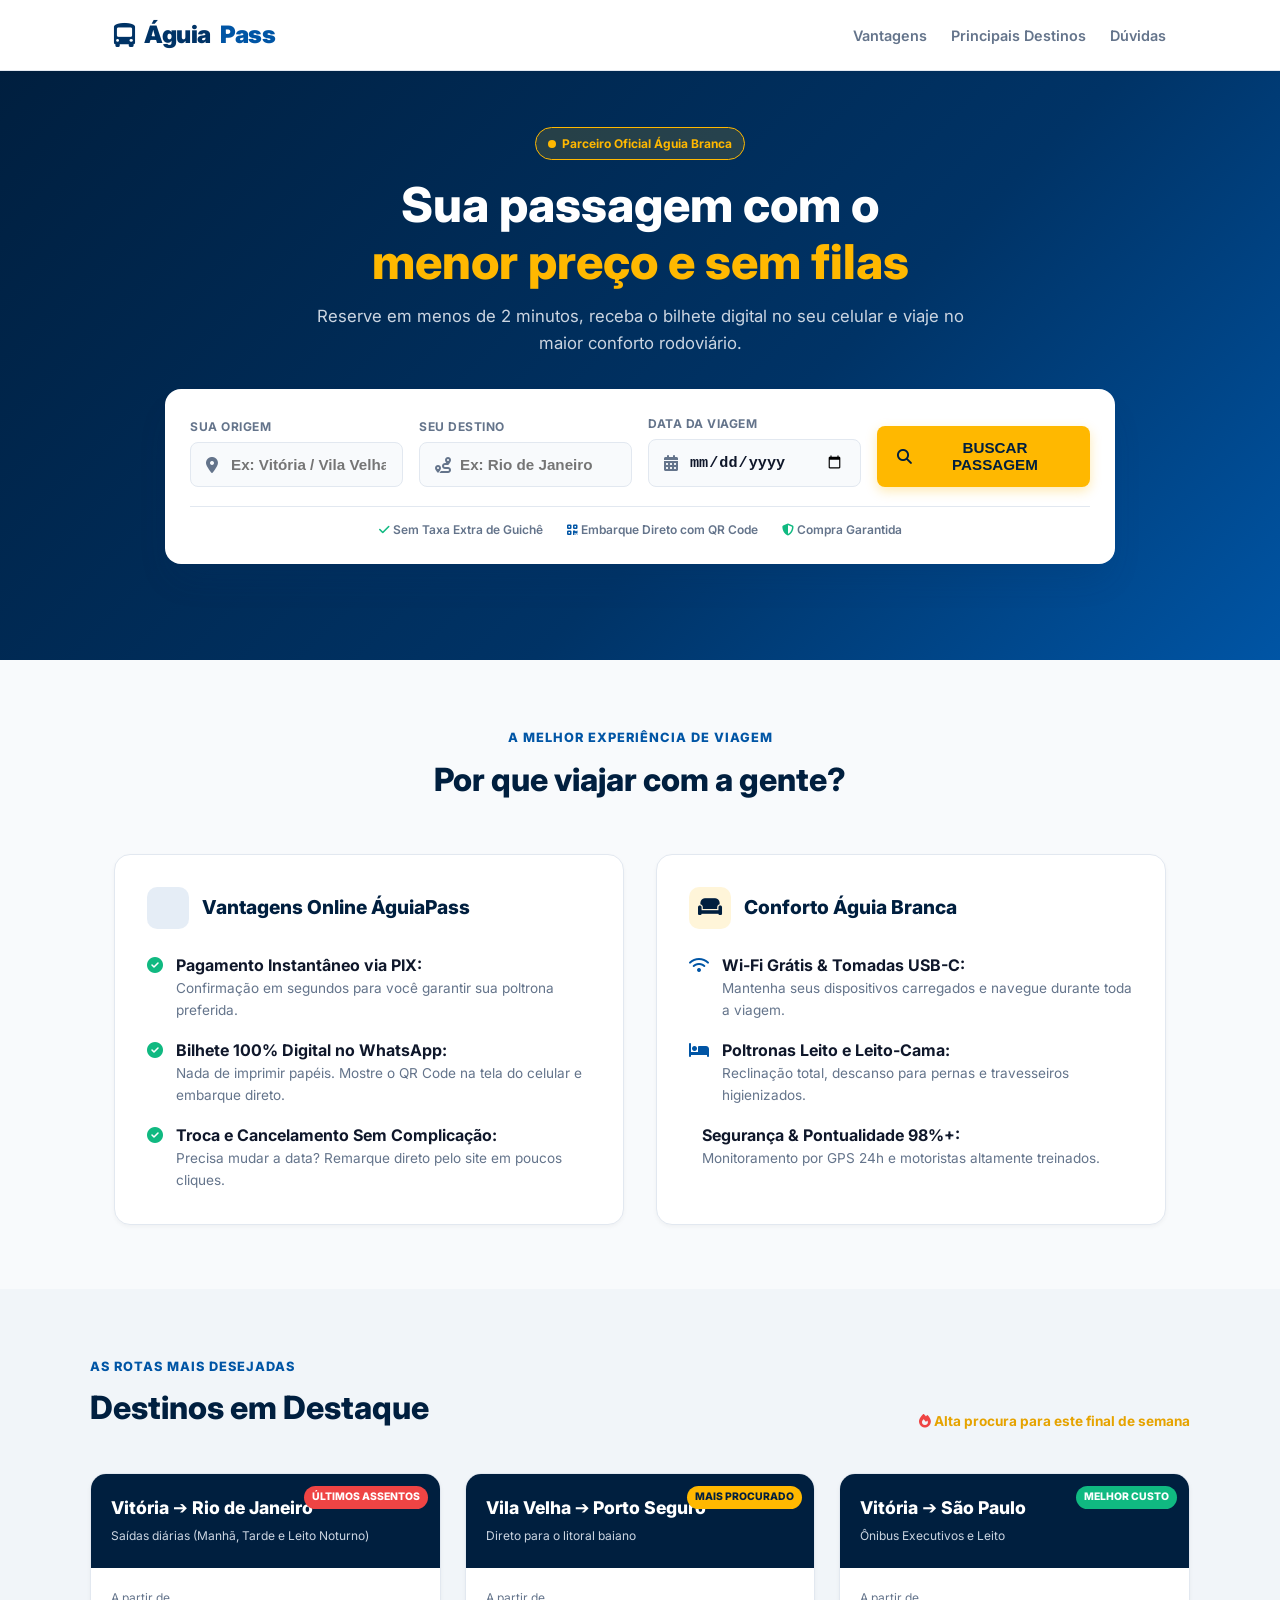
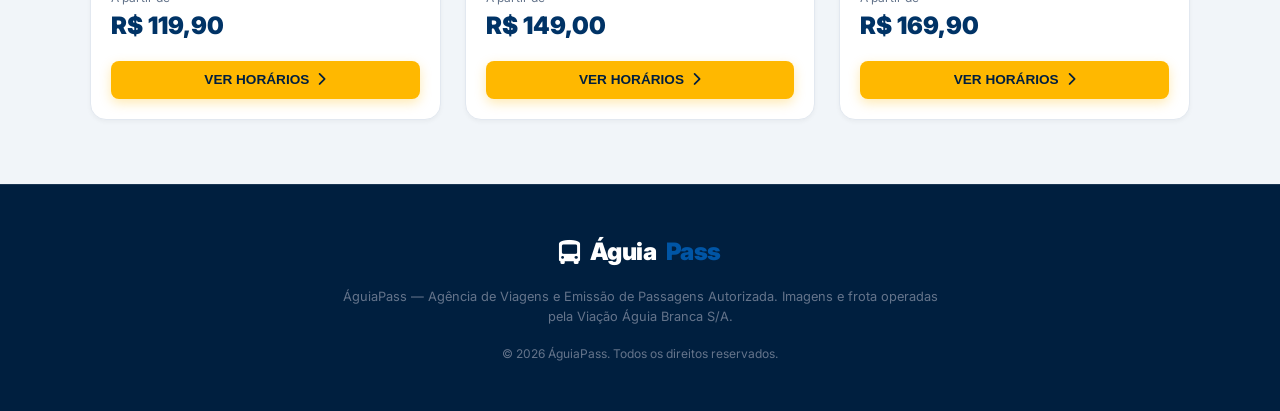
<file: Aguia branca/index.html>
<!DOCTYPE html>
<html lang="pt-BR">
<head>
    <meta charset="UTF-8">
    <meta name="viewport" content="width=device-width, initial-scale=1.0">
    <title>ÁguiaPass | Passagens de Ônibus Águia Branca</title>
    <link rel="stylesheet" href="">
    <!-- CSS Customizado -->
    <link rel="stylesheet" href="style.css">
    
    <!-- Font Awesome & Google Fonts -->
    <link rel="stylesheet" href="https://cdnjs.cloudflare.com/ajax/libs/font-awesome/6.4.0/css/all.min.css">
    <link href="https://fonts.googleapis.com/css2?family=Inter:wght@400;600;700;800;900&display=swap" rel="stylesheet">
</head>
<body>

    <!-- 1. NAVBAR -->
    <header class="navbar">
        <div class="navbar-container">
            <a href="#" class="brand-logo">
                <i class="fa-solid fa-bus-simple"></i>
                Águia<span>Pass</span>
            </a>
            <nav style="display: flex; gap: 1.5rem; font-weight: 600; font-size: 0.9rem; color: var(--text-muted);">
                <a href="#vantagens">Vantagens</a>
                <a href="#destinos">Principais Destinos</a>
                <a href="#faq">Dúvidas</a>
            </nav>
        </div>
    </header>

    <!-- 2. HERO SECTION + BUSCADOR PRINCIPAL -->
    <section class="hero">
        <div class="hero-content">
            <span class="pulse-badge" style="background: rgba(255,184,0,0.15); color: var(--accent); border: 1px solid var(--accent); margin-bottom: 1rem;">
                <span class="pulse-dot" style="background: var(--accent);"></span> Parceiro Oficial Águia Branca
            </span>
            <h1 class="hero-title">
                Sua passagem com o <br><span>menor preço e sem filas</span>
            </h1>
            <p class="hero-subtitle">
                Reserve em menos de 2 minutos, receba o bilhete digital no seu celular e viaje no maior conforto rodoviário.
            </p>
        </div>

        <!-- Card de Busca -->
        <div class="search-card">
            <form id="searchForm" class="search-form">
                <div class="input-group">
                    <label for="origem">Sua Origem</label>
                    <div class="input-wrapper">
                        <i class="fa-solid fa-location-dot"></i>
                        <input type="text" id="origem" placeholder="Ex: Vitória / Vila Velha" required>
                    </div>
                </div>

                <div class="input-group">
                    <label for="destino">Seu Destino</label>
                    <div class="input-wrapper">
                        <i class="fa-solid fa-route"></i>
                        <input type="text" id="destino" placeholder="Ex: Rio de Janeiro" required>
                    </div>
                </div>

                <div class="input-group">
                    <label for="dataViagem">Data da Viagem</label>
                    <div class="input-wrapper">
                        <i class="fa-solid fa-calendar-days"></i>
                        <input type="date" id="dataViagem" required>
                    </div>
                </div>

                <button type="submit" class="btn-primary">
                    <i class="fa-solid fa-magnifying-glass"></i>
                    <span>BUSCAR PASSAGEM</span>
                </button>
            </form>

            <div style="display: flex; justify-content: center; gap: 1.5rem; font-size: 0.75rem; font-weight: 600; color: var(--text-muted); margin-top: 1.2rem; border-top: 1px solid var(--border); padding-top: 0.8rem; flex-wrap: wrap;">
                <span><i class="fa-solid fa-check text-success" style="color: #10B981;"></i> Sem Taxa Extra de Guichê</span>
                <span><i class="fa-solid fa-qrcode" style="color: var(--primary-light);"></i> Embarque Direto com QR Code</span>
                <span><i class="fa-solid fa-shield-halved" style="color: #10B981;"></i> Compra Garantida</span>
            </div>
        </div>
    </section>

    <!-- 3. SELETOR DE POLTRONAS INTERATIVO (REVELADO APÓS BUSCA) -->
    <section id="seatPickerSection" class="seat-picker-section" style="display: none;">
        <h3 style="text-align: center; font-size: 1.4rem; font-weight: 800; color: var(--primary-dark);">
            Escolha as suas poltronas
        </h3>
        <p style="text-align: center; font-size: 0.85rem; color: var(--text-muted); margin-top: 0.2rem;">
            Clique nas poltronas verdes para selecionar
        </p>

        <!-- Layout do Ônibus -->
        <div class="bus-layout">
            <div class="bus-steering-wheel">
                <i class="fa-solid fa-steering-wheel" title="Frente do Ônibus / Motorista"></i> 🚌
            </div>
            
            <div id="busGrid" class="bus-grid">
                <!-- Gerado Dinamicamente via script.js -->
            </div>
        </div>

        <!-- Legenda -->
        <div class="seat-legend">
            <div class="legend-item"><div class="legend-box" style="background: var(--seat-free);"></div> Livre</div>
            <div class="legend-item"><div class="legend-box" style="background: var(--seat-selected);"></div> Sua Escolha</div>
            <div class="legend-item"><div class="legend-box" style="background: var(--seat-occupied);"></div> Ocupada</div>
        </div>

        <!-- Resumo da Seleção e Checkout -->
        <div style="background: #F1F5F9; border-radius: var(--radius-sm); padding: 1.2rem; margin-top: 1.5rem; display: flex; justify-content: space-between; align-items: center; flex-wrap: wrap; gap: 1rem;">
            <div>
                <span style="font-size: 0.8rem; color: var(--text-muted); display: block;">Poltronas selecionadas (<span id="selectedSeatsCount">0</span>):</span>
                <strong id="selectedSeatsList" style="font-size: 1rem; color: var(--primary-dark);">Nenhuma</strong>
            </div>
            <div>
                <span style="font-size: 0.8rem; color: var(--text-muted); display: block;">Valor Total:</span>
                <strong id="totalPrice" style="font-size: 1.4rem; color: #10B981;">R$ 0,00</strong>
            </div>
            <button id="btnCheckout" class="btn-primary" disabled style="width: 100%; margin-top: 0.5rem; opacity: 0.5; cursor: not-allowed;">
                GARANTIR MINHA RESERVA <i class="fa-solid fa-arrow-right"></i>
            </button>
        </div>
    </section>

    <!-- 4. SEÇÃO DE VANTAGENS -->
    <section id="vantagens" style="max-width: 1100px; margin: 4rem auto; padding: 0 1.5rem;">
        <div style="text-align: center; margin-bottom: 3rem;">
            <span style="color: var(--primary-light); font-weight: 800; font-size: 0.8rem; text-transform: uppercase; letter-spacing: 1px;">A Melhor Experiência de Viagem</span>
            <h2 style="font-size: 2rem; font-weight: 800; color: var(--primary-dark); margin-top: 0.3rem;">Por que viajar com a gente?</h2>
        </div>

        <div style="display: grid; grid-template-columns: repeat(auto-fit, minmax(300px, 1fr)); gap: 2rem;">
            
            <!-- Vantagens da ÁguiaPass -->
            <div style="background: var(--card-bg); border-radius: var(--radius-md); padding: 2rem; border: 1px solid var(--border); box-shadow: var(--shadow-sm);">
                <div style="display: flex; align-items: center; gap: 0.8rem; margin-bottom: 1.5rem;">
                    <div style="width: 42px; height: 42px; background: rgba(0,85,165,0.1); color: var(--primary-light); border-radius: 10px; display: flex; align-items: center; justify-content: center; font-size: 1.2rem;">
                        <i class="fa-solid fa-laptop-mobile"></i>
                    </div>
                    <h3 style="font-size: 1.2rem; font-weight: 800; color: var(--primary-dark);">Vantagens Online ÁguiaPass</h3>
                </div>

                <ul style="list-style: none; display: flex; flex-direction: column; gap: 1rem;">
                    <li style="display: flex; gap: 0.8rem;">
                        <i class="fa-solid fa-circle-check" style="color: #10B981; margin-top: 4px;"></i>
                        <div>
                            <strong>Pagamento Instantâneo via PIX:</strong>
                            <p style="font-size: 0.85rem; color: var(--text-muted);">Confirmação em segundos para você garantir sua poltrona preferida.</p>
                        </div>
                    </li>
                    <li style="display: flex; gap: 0.8rem;">
                        <i class="fa-solid fa-circle-check" style="color: #10B981; margin-top: 4px;"></i>
                        <div>
                            <strong>Bilhete 100% Digital no WhatsApp:</strong>
                            <p style="font-size: 0.85rem; color: var(--text-muted);">Nada de imprimir papéis. Mostre o QR Code na tela do celular e embarque direto.</p>
                        </div>
                    </li>
                    <li style="display: flex; gap: 0.8rem;">
                        <i class="fa-solid fa-circle-check" style="color: #10B981; margin-top: 4px;"></i>
                        <div>
                            <strong>Troca e Cancelamento Sem Complicação:</strong>
                            <p style="font-size: 0.85rem; color: var(--text-muted);">Precisa mudar a data? Remarque direto pelo site em poucos cliques.</p>
                        </div>
                    </li>
                </ul>
            </div>

            <!-- Vantagens da Águia Branca -->
            <div style="background: var(--card-bg); border-radius: var(--radius-md); padding: 2rem; border: 1px solid var(--border); box-shadow: var(--shadow-sm);">
                <div style="display: flex; align-items: center; gap: 0.8rem; margin-bottom: 1.5rem;">
                    <div style="width: 42px; height: 42px; background: rgba(255,184,0,0.15); color: var(--primary-dark); border-radius: 10px; display: flex; align-items: center; justify-content: center; font-size: 1.2rem;">
                        <i class="fa-solid fa-couch"></i>
                    </div>
                    <h3 style="font-size: 1.2rem; font-weight: 800; color: var(--primary-dark);">Conforto Águia Branca</h3>
                </div>

                <ul style="list-style: none; display: flex; flex-direction: column; gap: 1rem;">
                    <li style="display: flex; gap: 0.8rem;">
                        <i class="fa-solid fa-wifi" style="color: var(--primary-light); margin-top: 4px;"></i>
                        <div>
                            <strong>Wi-Fi Grátis & Tomadas USB-C:</strong>
                            <p style="font-size: 0.85rem; color: var(--text-muted);">Mantenha seus dispositivos carregados e navegue durante toda a viagem.</p>
                        </div>
                    </li>
                    <li style="display: flex; gap: 0.8rem;">
                        <i class="fa-solid fa-bed" style="color: var(--primary-light); margin-top: 4px;"></i>
                        <div>
                            <strong>Poltronas Leito e Leito-Cama:</strong>
                            <p style="font-size: 0.85rem; color: var(--text-muted);">Reclinação total, descanso para pernas e travesseiros higienizados.</p>
                        </div>
                    </li>
                    <li style="display: flex; gap: 0.8rem;">
                        <i class="fa-solid fa-clock-check" style="color: var(--primary-light); margin-top: 4px;"></i>
                        <div>
                            <strong>Segurança & Pontualidade 98%+:</strong>
                            <p style="font-size: 0.85rem; color: var(--text-muted);">Monitoramento por GPS 24h e motoristas altamente treinados.</p>
                        </div>
                    </li>
                </ul>
            </div>

        </div>
    </section>

    <!-- 5. PRINCIPAIS DESTINOS -->
    <section id="destinos" style="background: #F1F5F9; padding: 4rem 1.5rem;">
        <div style="max-width: 1100px; margin: 0 auto;">
            <div style="display: flex; justify-content: space-between; align-items: flex-end; margin-bottom: 2.5rem; flex-wrap: wrap; gap: 1rem;">
                <div>
                    <span style="color: var(--primary-light); font-weight: 800; font-size: 0.8rem; text-transform: uppercase; letter-spacing: 1px;">As Rotas Mais Desejadas</span>
                    <h2 style="font-size: 2rem; font-weight: 800; color: var(--primary-dark); margin-top: 0.2rem;">Destinos em Destaque</h2>
                </div>
                <span style="font-size: 0.85rem; font-weight: 700; color: var(--accent-hover);">
                    <i class="fa-solid fa-fire" style="color: #EF4444;"></i> Alta procura para este final de semana
                </span>
            </div>

            <div style="display: grid; grid-template-columns: repeat(auto-fit, minmax(280px, 1fr)); gap: 1.5rem;">
                
                <!-- Card 1 -->
                <div style="background: var(--card-bg); border-radius: var(--radius-md); overflow: hidden; border: 1px solid var(--border); box-shadow: var(--shadow-sm); display: flex; flex-direction: column;">
                    <div style="padding: 1.25rem; background: var(--primary-dark); color: #fff; position: relative;">
                        <span style="background: #EF4444; color: #fff; font-size: 0.65rem; font-weight: 800; text-transform: uppercase; padding: 3px 8px; border-radius: 50px; position: absolute; top: 12px; right: 12px;">Últimos Assentos</span>
                        <h4 style="font-size: 1.1rem; font-weight: 800;">Vitória ➔ Rio de Janeiro</h4>
                        <span style="font-size: 0.75rem; color: #CBD5E1;">Saídas diárias (Manhã, Tarde e Leito Noturno)</span>
                    </div>
                    <div style="padding: 1.25rem; flex: 1; display: flex; flex-direction: column; justify-content: space-between;">
                        <div style="margin-bottom: 1rem;">
                            <span style="font-size: 0.75rem; color: var(--text-muted); display: block;">A partir de</span>
                            <span style="font-size: 1.5rem; font-weight: 900; color: var(--primary);">R$ 119,90</span>
                        </div>
                        <button onclick="fillSearch('Vitória', 'Rio de Janeiro')" class="btn-primary" style="width: 100%; font-size: 0.85rem; padding: 0.7rem;">
                            VER HORÁRIOS <i class="fa-solid fa-chevron-right"></i>
                        </button>
                    </div>
                </div>

                <!-- Card 2 -->
                <div style="background: var(--card-bg); border-radius: var(--radius-md); overflow: hidden; border: 1px solid var(--border); box-shadow: var(--shadow-sm); display: flex; flex-direction: column;">
                    <div style="padding: 1.25rem; background: var(--primary-dark); color: #fff; position: relative;">
                        <span style="background: var(--accent); color: var(--primary-dark); font-size: 0.65rem; font-weight: 800; text-transform: uppercase; padding: 3px 8px; border-radius: 50px; position: absolute; top: 12px; right: 12px;">Mais Procurado</span>
                        <h4 style="font-size: 1.1rem; font-weight: 800;">Vila Velha ➔ Porto Seguro</h4>
                        <span style="font-size: 0.75rem; color: #CBD5E1;">Direto para o litoral baiano</span>
                    </div>
                    <div style="padding: 1.25rem; flex: 1; display: flex; flex-direction: column; justify-content: space-between;">
                        <div style="margin-bottom: 1rem;">
                            <span style="font-size: 0.75rem; color: var(--text-muted); display: block;">A partir de</span>
                            <span style="font-size: 1.5rem; font-weight: 900; color: var(--primary);">R$ 149,00</span>
                        </div>
                        <button onclick="fillSearch('Vila Velha', 'Porto Seguro')" class="btn-primary" style="width: 100%; font-size: 0.85rem; padding: 0.7rem;">
                            VER HORÁRIOS <i class="fa-solid fa-chevron-right"></i>
                        </button>
                    </div>
                </div>

                <!-- Card 3 -->
                <div style="background: var(--card-bg); border-radius: var(--radius-md); overflow: hidden; border: 1px solid var(--border); box-shadow: var(--shadow-sm); display: flex; flex-direction: column;">
                    <div style="padding: 1.25rem; background: var(--primary-dark); color: #fff; position: relative;">
                        <span style="background: #10B981; color: #fff; font-size: 0.65rem; font-weight: 800; text-transform: uppercase; padding: 3px 8px; border-radius: 50px; position: absolute; top: 12px; right: 12px;">Melhor Custo</span>
                        <h4 style="font-size: 1.1rem; font-weight: 800;">Vitória ➔ São Paulo</h4>
                        <span style="font-size: 0.75rem; color: #CBD5E1;">Ônibus Executivos e Leito</span>
                    </div>
                    <div style="padding: 1.25rem; flex: 1; display: flex; flex-direction: column; justify-content: space-between;">
                        <div style="margin-bottom: 1rem;">
                            <span style="font-size: 0.75rem; color: var(--text-muted); display: block;">A partir de</span>
                            <span style="font-size: 1.5rem; font-weight: 900; color: var(--primary);">R$ 169,90</span>
                        </div>
                        <button onclick="fillSearch('Vitória', 'São Paulo')" class="btn-primary" style="width: 100%; font-size: 0.85rem; padding: 0.7rem;">
                            VER HORÁRIOS <i class="fa-solid fa-chevron-right"></i>
                        </button>
                    </div>
                </div>

            </div>
        </div>
    </section>

    <!-- 6. FOOTER -->
    <footer style="background: var(--primary-dark); color: var(--text-muted); padding: 3rem 1.5rem; text-align: center; border-top: 1px solid rgba(255,255,255,0.1);">
        <div style="max-width: 1100px; margin: 0 auto; display: flex; flex-direction: column; gap: 1rem; align-items: center;">
            <a href="#" class="brand-logo" style="color: #fff;">
                <i class="fa-solid fa-bus-simple"></i> Águia<span>Pass</span>
            </a>
            <p style="font-size: 0.8rem; max-width: 600px;">
                ÁguiaPass — Agência de Viagens e Emissão de Passagens Autorizada. Imagens e frota operadas pela Viação Águia Branca S/A.
            </p>
            <p style="font-size: 0.75rem; color: #64748B;">
                © 2026 ÁguiaPass. Todos os direitos reservados.
            </p>
        </div>
    </footer>

    <!-- JS AUXILIAR -->
    <script>
        function fillSearch(origem, destino) {
            document.getElementById('origem').value = origem;
            document.getElementById('destino').value = destino;
            document.getElementById('searchForm').scrollIntoView({ behavior: 'smooth' });
            const btn = document.querySelector('.search-form .btn-primary');
            btn.style.transform = 'scale(1.05)';
            setTimeout(() => btn.style.transform = 'scale(1)', 300);
        }
    </script>

    <!-- Script Principal da Aplicação -->
    <script src="script.js"></script>
</body>
</html>
</file>
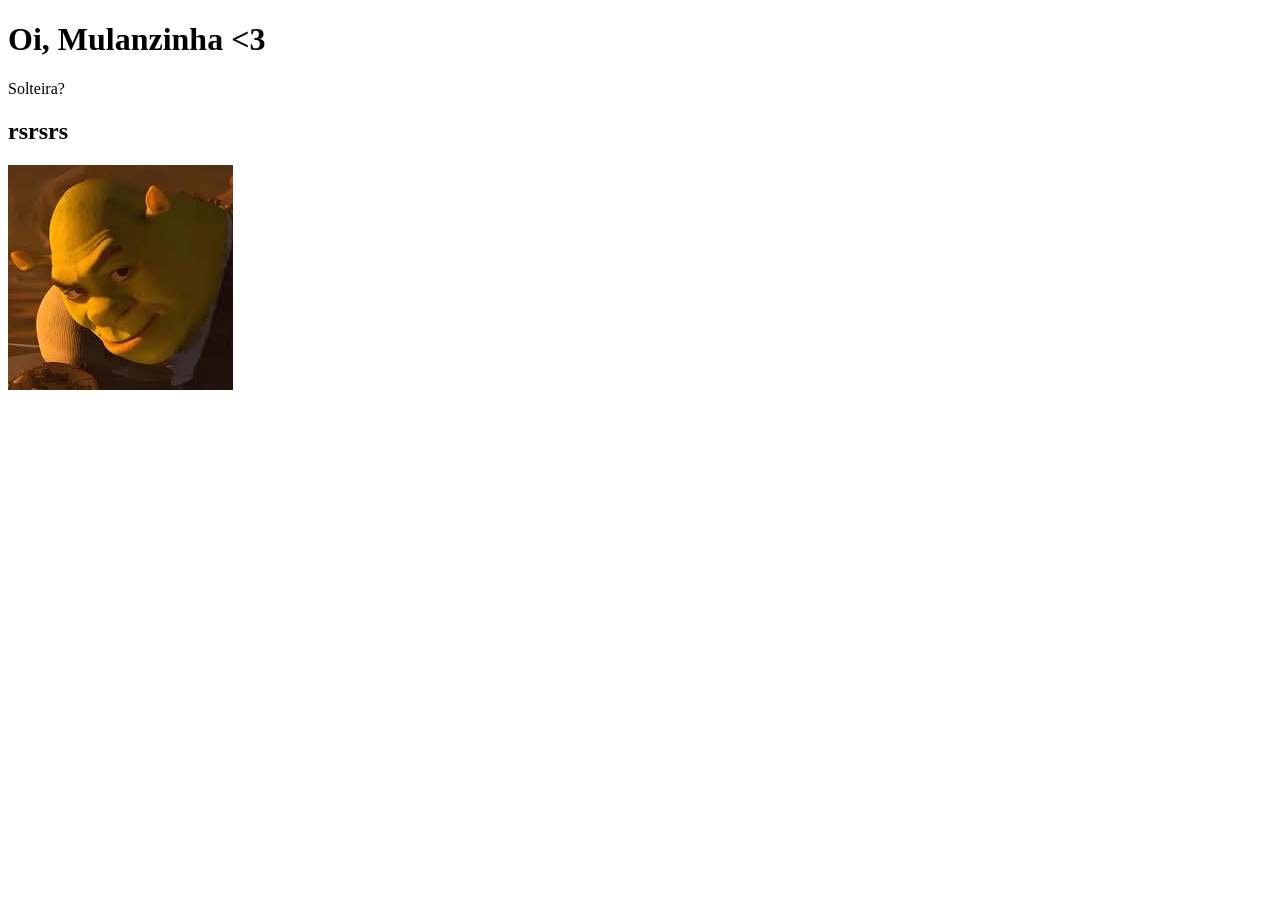
<file: Teste-1-html/index.html>
<!DOCTYPE html>
<html lang="pt-br">
<head>
    <meta charset="UTF-8">
    <meta name="viewport" content="width=device-width, initial-scale=1.0">
    <title>Love</title>
</head>
<body>
    <h1>Oi, Mulanzinha &#60;3</h1>
    <p>Solteira?</p>
        <h2>rsrsrs</h2>
        <img src="shrek.jpeg" alt="shrek safado">
</body>
</html>
</file>
<file: Aguia branca/style.css>
/* ==========================================================================
   1. DESIGN SYSTEM & CORES (ÁGUIAPASS BRANDING)
   ========================================================================== */
:root {
  --primary: #003366;          /* Azul Águia Branca */
  --primary-dark: #001F3F;     /* Azul Noturno */
  --primary-light: #0055A5;    /* Azul Conecta */
  --accent: #FFB800;           /* Dourado / Amarelo Destaque */
  --accent-hover: #E6A300;     /* Hover Dourado */
  
  --bg-light: #F8FAFC;         /* Fundo Principal */
  --card-bg: #FFFFFF;          /* Fundo dos Cards */
  --text-main: #0F172A;        /* Texto Principal */
  --text-muted: #64748B;       /* Texto Secundário */
  
  --seat-free: #E2E8F0;        /* Poltrona Livre */
  --seat-selected: #10B981;    /* Poltrona Selecionada (Verde) */
  --seat-occupied: #94A3B8;    /* Poltrona Ocupada (Cinza) */
  
  --border: #E2E8F0;
  --radius-sm: 8px;
  --radius-md: 16px;
  
  --shadow-sm: 0 2px 4px rgba(0, 0, 0, 0.04);
  --shadow-md: 0 10px 25px -5px rgba(0, 51, 102, 0.1);
  --shadow-lg: 0 20px 35px -10px rgba(0, 51, 102, 0.2);
  --transition: all 0.25s ease-in-out;
}

/* ==========================================================================
   2. RESET & BASE
   ========================================================================== */
*, *::before, *::after {
  box-sizing: border-box;
  margin: 0;
  padding: 0;
}

body {
  font-family: 'Inter', system-ui, -apple-system, sans-serif;
  background-color: var(--bg-light);
  color: var(--text-main);
  line-height: 1.6;
  -webkit-font-smoothing: antialiased;
}

a {
  text-decoration: none;
  color: inherit;
}

/* ==========================================================================
   3. HEADER & NAVBAR
   ========================================================================== */
.navbar {
  position: sticky;
  top: 0;
  z-index: 100;
  background-color: rgba(255, 255, 255, 0.95);
  backdrop-filter: blur(10px);
  border-bottom: 1px solid var(--border);
  box-shadow: var(--shadow-sm);
}

.navbar-container {
  max-width: 1100px;
  margin: 0 auto;
  padding: 1rem 1.5rem;
  display: flex;
  justify-content: space-between;
  align-items: center;
}

.brand-logo {
  display: flex;
  align-items: center;
  gap: 0.6rem;
  font-size: 1.5rem;
  font-weight: 900;
  color: var(--primary);
  letter-spacing: -0.5px;
}

.brand-logo span {
  color: var(--primary-light);
}

/* ==========================================================================
   4. HERO & BUSCADOR (CRO)
   ========================================================================== */
.hero {
  background: linear-gradient(135deg, var(--primary-dark) 0%, var(--primary) 60%, var(--primary-light) 100%);
  color: #FFFFFF;
  padding: 3.5rem 1.5rem 6rem;
  text-align: center;
  position: relative;
}

.hero-title {
  font-size: clamp(2rem, 4vw, 3rem);
  font-weight: 800;
  line-height: 1.2;
}

.hero-title span {
  color: var(--accent);
}

.hero-subtitle {
  font-size: 1.05rem;
  color: #CBD5E1;
  max-width: 650px;
  margin: 0.75rem auto 2rem;
}

.search-card {
  max-width: 950px;
  margin: 0 auto;
  background: var(--card-bg);
  border-radius: var(--radius-md);
  padding: 1.5rem;
  box-shadow: var(--shadow-lg);
  color: var(--text-main);
  text-align: left;
  border: 1px solid rgba(255, 255, 255, 0.2);
}

.search-form {
  display: grid;
  grid-template-columns: repeat(auto-fit, minmax(200px, 1fr));
  gap: 1rem;
  align-items: end;
}

.input-group {
  display: flex;
  flex-direction: column;
  gap: 0.4rem;
}

.input-group label {
  font-size: 0.75rem;
  font-weight: 700;
  text-transform: uppercase;
  color: var(--text-muted);
  letter-spacing: 0.5px;
}

.input-wrapper {
  position: relative;
  display: flex;
  align-items: center;
}

.input-wrapper i {
  position: absolute;
  left: 1rem;
  color: var(--text-muted);
}

.input-wrapper input,
.input-wrapper select {
  width: 100%;
  padding: 0.8rem 1rem 0.8rem 2.5rem;
  border: 1.5px solid var(--border);
  border-radius: var(--radius-sm);
  background-color: var(--bg-light);
  font-size: 0.95rem;
  font-weight: 600;
  color: var(--text-main);
  transition: var(--transition);
}

.input-wrapper input:focus,
.input-wrapper select:focus {
  outline: none;
  border-color: var(--primary-light);
  background-color: #FFFFFF;
  box-shadow: 0 0 0 4px rgba(0, 85, 165, 0.1);
}

.btn-primary {
  background-color: var(--accent);
  color: var(--primary-dark);
  font-weight: 800;
  font-size: 0.95rem;
  padding: 0.85rem 1.25rem;
  border-radius: var(--radius-sm);
  border: none;
  cursor: pointer;
  display: flex;
  align-items: center;
  justify-content: center;
  gap: 0.5rem;
  transition: var(--transition);
  box-shadow: 0 4px 12px rgba(255, 184, 0, 0.3);
}

.btn-primary:hover {
  background-color: var(--accent-hover);
  transform: translateY(-2px);
  box-shadow: 0 6px 16px rgba(255, 184, 0, 0.4);
}

/* ==========================================================================
   5. SEÇÃO DO SELETOR DE POLTRONAS (CORRIGIDO E ALINHADO)
   ========================================================================== */
.seat-picker-section {
  max-width: 600px;
  margin: 2rem auto 4rem;
  background: var(--card-bg);
  border-radius: var(--radius-md);
  padding: 2rem 1.5rem;
  box-shadow: var(--shadow-md);
  border: 1px solid var(--border);
}

.bus-layout {
  max-width: 320px;
  margin: 1.5rem auto;
  background: #F1F5F9;
  border: 2px solid var(--border);
  border-radius: 24px;
  padding: 1.5rem 1.25rem;
}

.bus-steering-wheel {
  text-align: right;
  font-size: 1.4rem;
  color: var(--text-muted);
  margin-bottom: 1.2rem;
  padding-bottom: 0.5rem;
  border-bottom: 2px dashed var(--border);
}

/* Grid com 5 colunas: 2 Poltronas | Corredor (20px) | 2 Poltronas */
.bus-grid {
  display: grid;
  grid-template-columns: repeat(2, 1fr) 20px repeat(2, 1fr);
  gap: 0.6rem;
  align-items: center;
}

.seat {
  width: 100%;
  height: 42px;
  border-radius: 8px;
  display: flex;
  align-items: center;
  justify-content: center;
  font-weight: 700;
  font-size: 0.85rem;
  cursor: pointer;
  transition: var(--transition);
  user-select: none;
}

/* Espaçador do Corredor Central */
.aisle {
  grid-column: 3;
  height: 100%;
}

.seat.free {
  background-color: var(--seat-free);
  color: var(--text-main);
  border: 1px solid #CBD5E1;
}

.seat.free:hover {
  background-color: #CBD5E1;
  transform: scale(1.05);
}

.seat.selected {
  background-color: var(--seat-selected);
  color: #FFFFFF;
  border: 1px solid #059669;
  box-shadow: 0 0 10px rgba(16, 185, 129, 0.4);
}

.seat.occupied {
  background-color: var(--seat-occupied);
  color: #FFFFFF;
  cursor: not-allowed;
  opacity: 0.5;
}

.seat-legend {
  display: flex;
  justify-content: center;
  gap: 1.2rem;
  font-size: 0.85rem;
  font-weight: 600;
  margin-top: 1.5rem;
  flex-wrap: wrap;
}

.legend-item {
  display: flex;
  align-items: center;
  gap: 0.4rem;
}

.legend-box {
  width: 16px;
  height: 16px;
  border-radius: 4px;
}

/* ==========================================================================
   6. ANIMAÇÕES & BADGES CRO (GATILHOS DE URGÊNCIA)
   ========================================================================== */
.pulse-badge {
  display: inline-flex;
  align-items: center;
  gap: 0.4rem;
  font-size: 0.75rem;
  font-weight: 700;
  padding: 0.35rem 0.75rem;
  border-radius: 50px;
}

.pulse-dot {
  width: 8px;
  height: 8px;
  border-radius: 50%;
  animation: pulse 1.5s infinite;
}

@keyframes pulse {
  0% { transform: scale(0.95); box-shadow: 0 0 0 0 rgba(255, 184, 0, 0.7); }
  70% { transform: scale(1); box-shadow: 0 0 0 8px rgba(255, 184, 0, 0); }
  100% { transform: scale(0.95); box-shadow: 0 0 0 0 rgba(255, 184, 0, 0); }
}

/* ==========================================================================
   7. RESPONSIVIDADE (MOBILE FIRST)
   ========================================================================== */
@media (max-width: 768px) {
  .hero {
    padding: 2.5rem 1rem 4rem;
  }
  
  .search-card {
    padding: 1.25rem;
  }
  
  .search-form {
    grid-template-columns: 1fr;
  }

  .seat-picker-section {
    padding: 1.5rem 1rem;
    margin: 1.5rem 0.75rem 3rem;
  }
}
</file>
